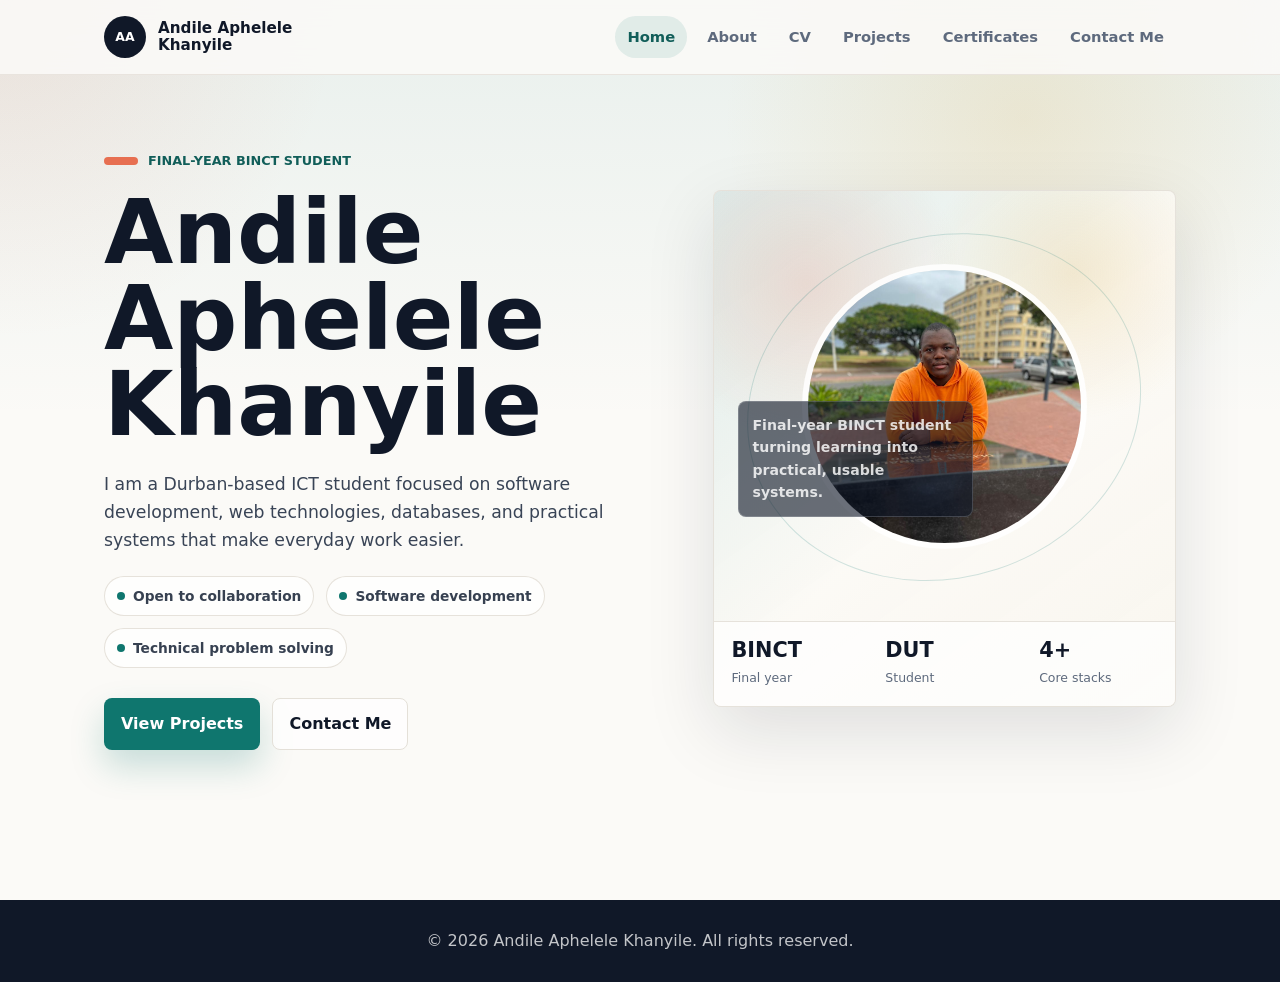
<file: index.html>
<!DOCTYPE html>
<html lang="en">
<head>
  <meta charset="UTF-8" />
  <meta name="viewport" content="width=device-width, initial-scale=1.0" />
  <meta name="description" content="Portfolio of Andile Aphelele Khanyile, a final-year BINCT student focused on software development, web technologies, databases, and practical digital solutions." />
  <title>Andile Aphelele Khanyile | Portfolio</title>
  <link rel="stylesheet" href="styles.css" />
</head>
<body>
  <header class="site-header">
    <div class="nav-wrap">
      <a class="brand" href="index.html" aria-label="Andile Aphelele Khanyile portfolio home">
        <span class="brand-mark">AA</span>
        <span>Andile Aphelele Khanyile</span>
      </a>
      <nav aria-label="Primary navigation">
        <a class="active" href="index.html">Home</a>
        <a href="about.html">About</a>
        <a href="cv.html">CV</a>
        <a href="projects.html">Projects</a>
        <a href="certificates.html">Certificates</a>
        <a href="contact.html">Contact Me</a>
      </nav>
    </div>
  </header>

  <main>
    <section class="hero" aria-labelledby="intro-title">
      <div class="hero-grid">
        <div>
          <p class="eyebrow">Final-Year BINCT Student</p>
          <h1 id="intro-title">Andile Aphelele Khanyile</h1>
          <p class="hero-copy">
            I am a Durban-based ICT student focused on software development, web technologies,
            databases, and practical systems that make everyday work easier.
          </p>
          <div class="signal-row" aria-label="Professional highlights">
            <span class="signal">Open to collaboration</span>
            <span class="signal">Software development</span>
            <span class="signal">Technical problem solving</span>
          </div>
          <div class="hero-actions">
            <a class="button primary" href="projects.html">View Projects</a>
            <a class="button secondary" href="contact.html">Contact Me</a>
          </div>
        </div>

        <aside class="hero-card" aria-label="Portfolio highlights">
          <div class="portrait" aria-hidden="true">
            <div class="portrait-ring">
              <img src="assets/profile.jpg" alt="" />
            </div>
            <p class="hero-note">Final-year BINCT student turning learning into practical, usable systems.</p>
          </div>
          <div class="hero-stats">
            <div>
              <strong>BINCT</strong>
              <span>Final year</span>
            </div>
            <div>
              <strong>DUT</strong>
              <span>Student</span>
            </div>
            <div>
              <strong>4+</strong>
              <span>Core stacks</span>
            </div>
          </div>
        </aside>
      </div>
    </section>
  </main>

  <footer>
    <p>&copy; 2026 Andile Aphelele Khanyile. All rights reserved.</p>
  </footer>
</body>
</html>
</file>
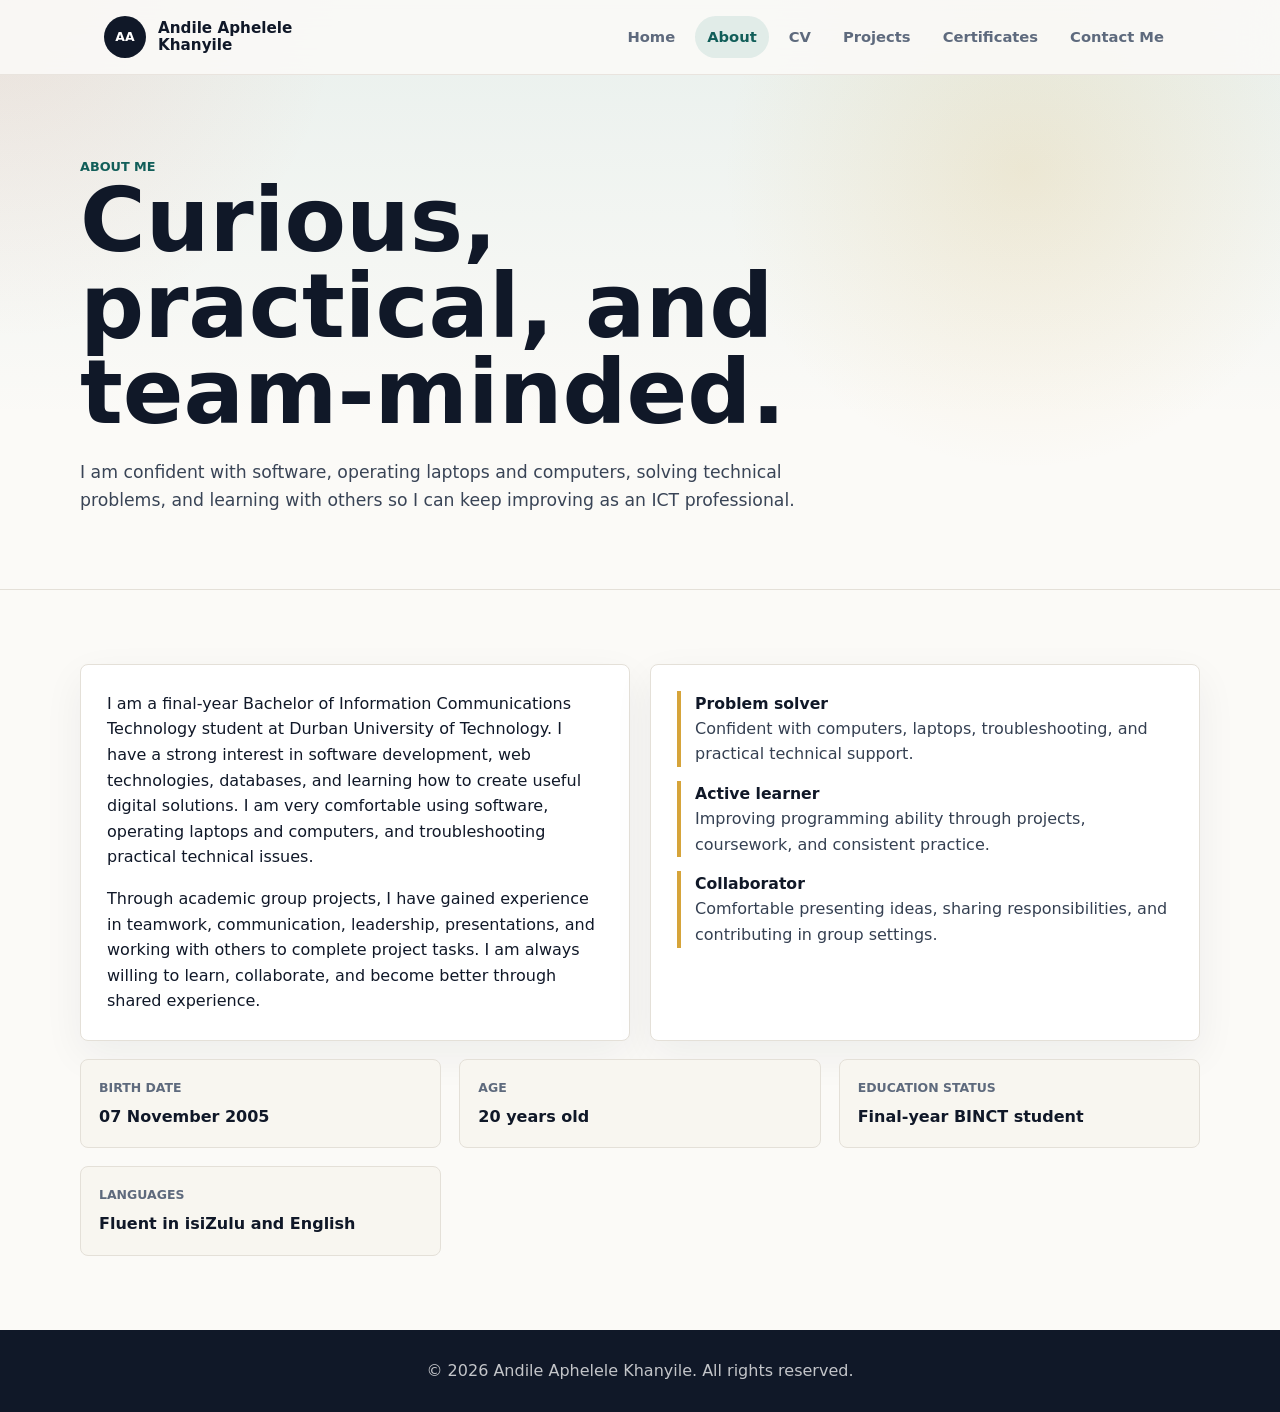
<file: about.html>
<!DOCTYPE html>
<html lang="en">
<head>
  <meta charset="UTF-8" />
  <meta name="viewport" content="width=device-width, initial-scale=1.0" />
  <meta name="description" content="About Andile Aphelele Khanyile, final-year BINCT student at Durban University of Technology." />
  <title>About | Andile Aphelele Khanyile</title>
  <link rel="stylesheet" href="styles.css" />
</head>
<body>
  <header class="site-header">
    <div class="nav-wrap">
      <a class="brand" href="index.html" aria-label="Andile Aphelele Khanyile portfolio home">
        <span class="brand-mark">AA</span>
        <span>Andile Aphelele Khanyile</span>
      </a>
      <nav aria-label="Primary navigation">
        <a href="index.html">Home</a>
        <a class="active" href="about.html">About</a>
        <a href="cv.html">CV</a>
        <a href="projects.html">Projects</a>
        <a href="certificates.html">Certificates</a>
        <a href="contact.html">Contact Me</a>
      </nav>
    </div>
  </header>

  <main>
    <section class="page-hero">
      <div class="section-inner">
        <p class="section-kicker">About Me</p>
        <h1>Curious, practical, and team-minded.</h1>
        <p class="hero-copy">
          I am confident with software, operating laptops and computers, solving technical problems,
          and learning with others so I can keep improving as an ICT professional.
        </p>
      </div>
    </section>

    <section class="section">
      <div class="section-inner">
        <div class="about-grid">
          <div class="panel">
            <p>
              I am a final-year Bachelor of Information Communications Technology student at Durban University of Technology.
              I have a strong interest in software development, web technologies, databases, and learning how to create useful digital solutions.
              I am very comfortable using software, operating laptops and computers, and troubleshooting practical technical issues.
            </p>
            <p>
              Through academic group projects, I have gained experience in teamwork, communication, leadership, presentations,
              and working with others to complete project tasks. I am always willing to learn, collaborate, and become better through shared experience.
            </p>
          </div>

          <div class="panel">
            <ul class="quick-list">
              <li><strong>Problem solver</strong> Confident with computers, laptops, troubleshooting, and practical technical support.</li>
              <li><strong>Active learner</strong> Improving programming ability through projects, coursework, and consistent practice.</li>
              <li><strong>Collaborator</strong> Comfortable presenting ideas, sharing responsibilities, and contributing in group settings.</li>
            </ul>
          </div>
        </div>

        <div class="profile-grid" aria-label="Personal and education details">
          <div class="profile-item">
            <span>Birth date</span>
            <strong>07 November 2005</strong>
          </div>
          <div class="profile-item">
            <span>Age</span>
            <strong>20 years old</strong>
          </div>
          <div class="profile-item">
            <span>Education status</span>
            <strong>Final-year BINCT student</strong>
          </div>
          <div class="profile-item">
            <span>Languages</span>
            <strong>Fluent in isiZulu and English</strong>
          </div>
        </div>
      </div>
    </section>
  </main>

  <footer>
    <p>&copy; 2026 Andile Aphelele Khanyile. All rights reserved.</p>
  </footer>
</body>
</html>
</file>
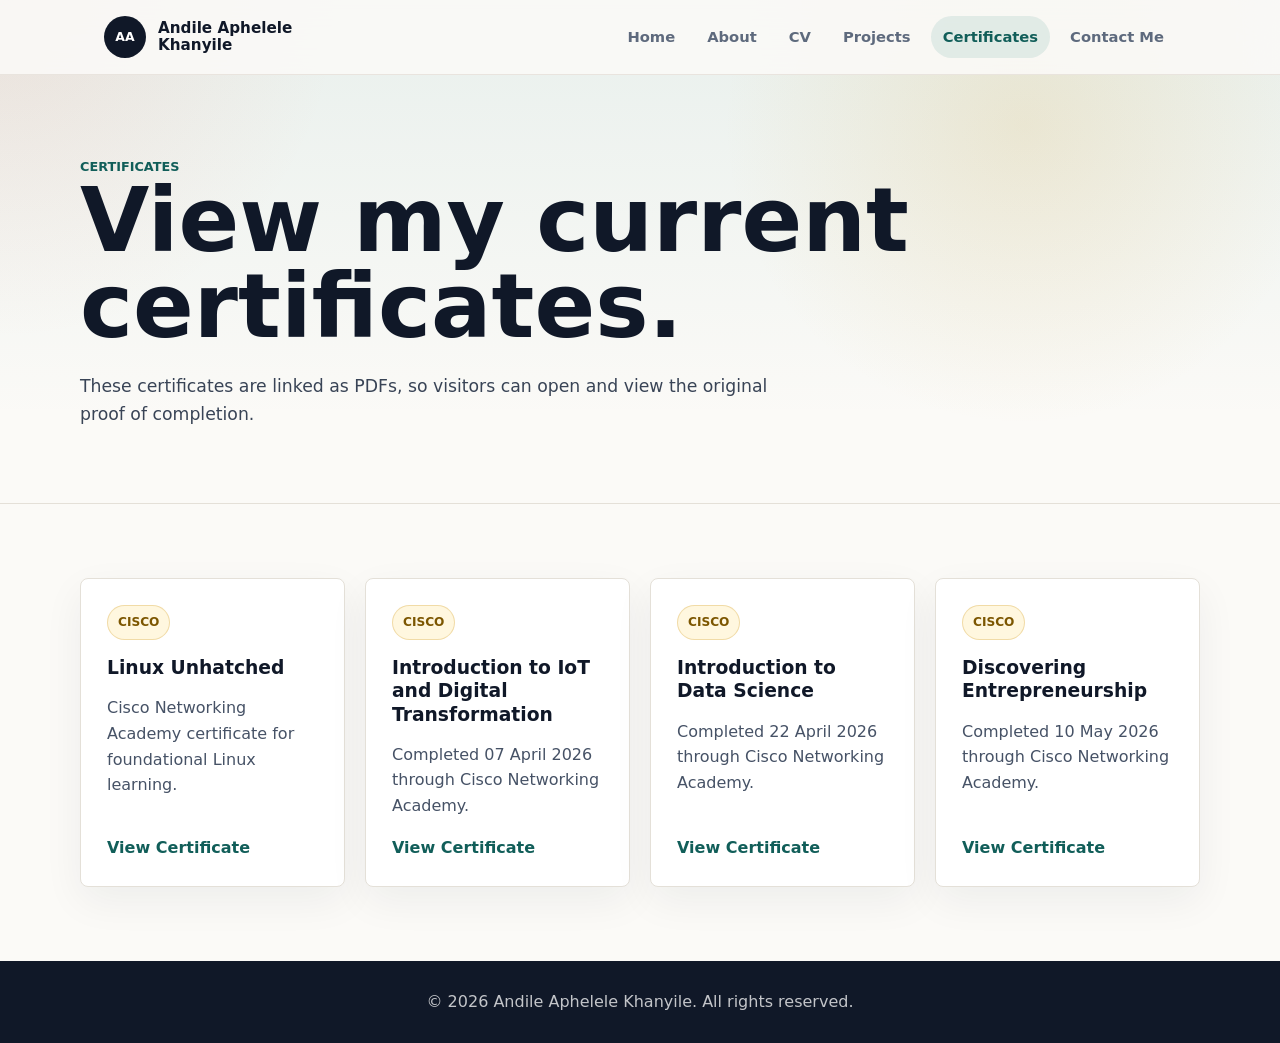
<file: certificates.html>
<!DOCTYPE html>
<html lang="en">
<head>
  <meta charset="UTF-8" />
  <meta name="viewport" content="width=device-width, initial-scale=1.0" />
  <meta name="description" content="Certificates earned by Andile Aphelele Khanyile." />
  <title>Certificates | Andile Aphelele Khanyile</title>
  <link rel="stylesheet" href="styles.css" />
</head>
<body>
  <header class="site-header">
    <div class="nav-wrap">
      <a class="brand" href="index.html" aria-label="Andile Aphelele Khanyile portfolio home">
        <span class="brand-mark">AA</span>
        <span>Andile Aphelele Khanyile</span>
      </a>
      <nav aria-label="Primary navigation">
        <a href="index.html">Home</a>
        <a href="about.html">About</a>
        <a href="cv.html">CV</a>
        <a href="projects.html">Projects</a>
        <a class="active" href="certificates.html">Certificates</a>
        <a href="contact.html">Contact Me</a>
      </nav>
    </div>
  </header>

  <main>
    <section class="page-hero">
      <div class="section-inner">
        <p class="section-kicker">Certificates</p>
        <h1>View my current certificates.</h1>
        <p class="hero-copy">
          These certificates are linked as PDFs, so visitors can open and view the original proof of completion.
        </p>
      </div>
    </section>

    <section class="section">
      <div class="section-inner">
        <div class="cert-grid">
          <!-- To add another certificate: copy its PDF into certificates/ and duplicate one cert-card below. -->
          <article class="cert-card">
            <span class="cert-badge">Cisco</span>
            <h3>Linux Unhatched</h3>
            <p>Cisco Networking Academy certificate for foundational Linux learning.</p>
            <a class="text-link" href="certificates/linux-unhatched.pdf" target="_blank" rel="noopener">View Certificate</a>
          </article>

          <article class="cert-card">
            <span class="cert-badge">Cisco</span>
            <h3>Introduction to IoT and Digital Transformation</h3>
            <p>Completed 07 April 2026 through Cisco Networking Academy.</p>
            <a class="text-link" href="certificates/intro-iot-digital-transformation.pdf" target="_blank" rel="noopener">View Certificate</a>
          </article>

          <article class="cert-card">
            <span class="cert-badge">Cisco</span>
            <h3>Introduction to Data Science</h3>
            <p>Completed 22 April 2026 through Cisco Networking Academy.</p>
            <a class="text-link" href="certificates/intro-data-science.pdf" target="_blank" rel="noopener">View Certificate</a>
          </article>

          <article class="cert-card">
            <span class="cert-badge">Cisco</span>
            <h3>Discovering Entrepreneurship</h3>
            <p>Completed 10 May 2026 through Cisco Networking Academy.</p>
            <a class="text-link" href="certificates/discovering-entrepreneurship.pdf" target="_blank" rel="noopener">View Certificate</a>
          </article>
        </div>
      </div>
    </section>
  </main>

  <footer>
    <p>&copy; 2026 Andile Aphelele Khanyile. All rights reserved.</p>
  </footer>
</body>
</html>
</file>
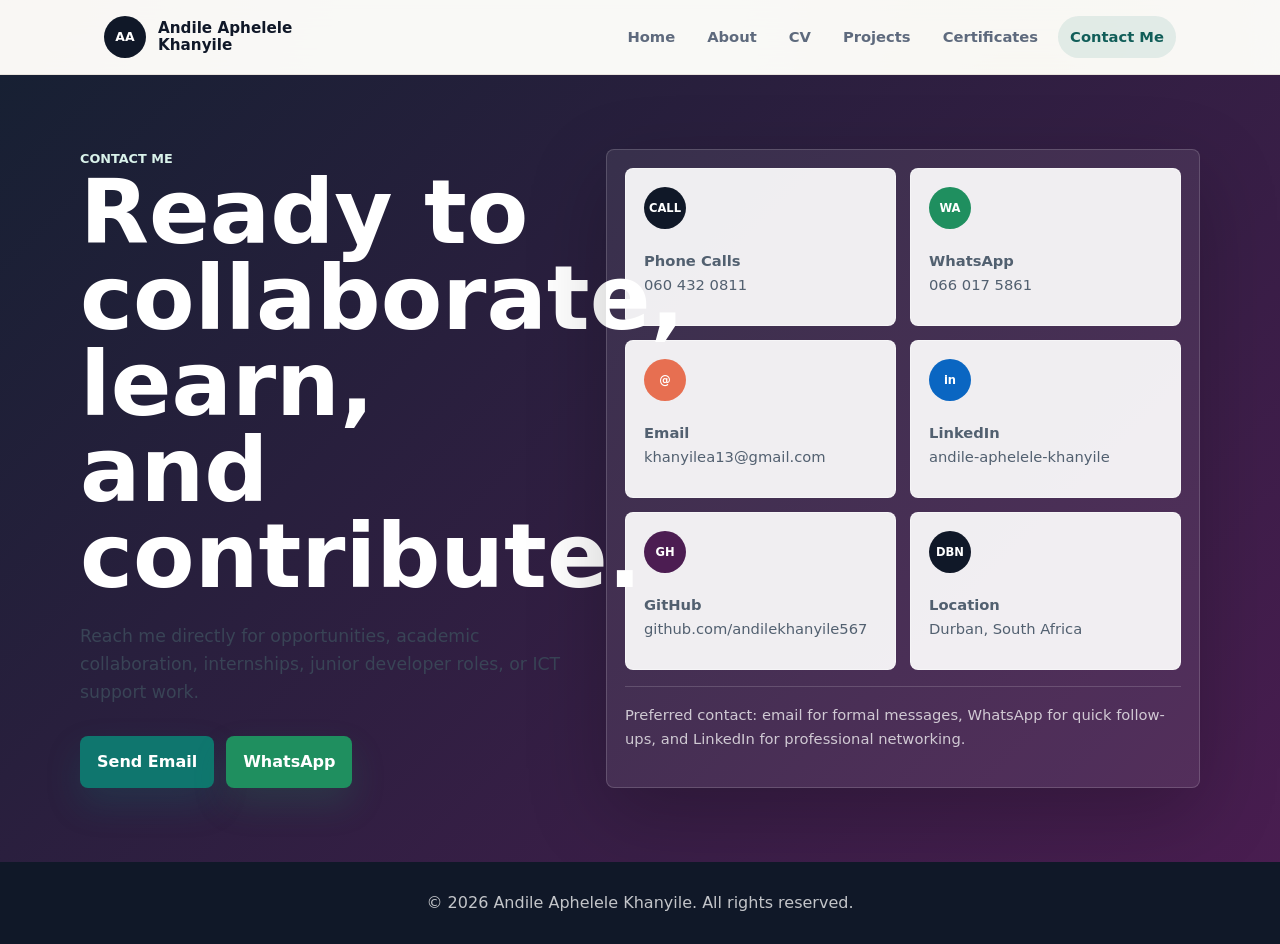
<file: contact.html>
<!DOCTYPE html>
<html lang="en">
<head>
  <meta charset="UTF-8" />
  <meta name="viewport" content="width=device-width, initial-scale=1.0" />
  <meta name="description" content="Contact details for Andile Aphelele Khanyile." />
  <title>Contact | Andile Aphelele Khanyile</title>
  <link rel="stylesheet" href="styles.css" />
</head>
<body>
  <header class="site-header">
    <div class="nav-wrap">
      <a class="brand" href="index.html" aria-label="Andile Aphelele Khanyile portfolio home">
        <span class="brand-mark">AA</span>
        <span>Andile Aphelele Khanyile</span>
      </a>
      <nav aria-label="Primary navigation">
        <a href="index.html">Home</a>
        <a href="about.html">About</a>
        <a href="cv.html">CV</a>
        <a href="projects.html">Projects</a>
        <a href="certificates.html">Certificates</a>
        <a class="active" href="contact.html">Contact Me</a>
      </nav>
    </div>
  </header>

  <main>
    <section class="section contact-section">
      <div class="section-inner">
        <div class="contact-page">
          <div>
            <p class="section-kicker">Contact Me</p>
            <h1>Ready to collaborate, learn, and contribute.</h1>
            <p class="hero-copy">
              Reach me directly for opportunities, academic collaboration, internships, junior developer roles,
              or ICT support work.
            </p>
            <div class="hero-actions">
              <a class="button primary" href="mailto:khanyilea13@gmail.com">Send Email</a>
              <a class="button whatsapp" href="https://wa.me/27660175861" target="_blank" rel="noopener">WhatsApp</a>
            </div>
          </div>

          <div class="contact-panel" aria-label="Contact methods">
            <div class="contact-methods">
              <a class="contact-method" href="tel:+27604320811">
                <span class="method-icon">CALL</span>
                <span>
                  <strong>Phone Calls</strong>
                  <span>060 432 0811</span>
                </span>
              </a>

              <a class="contact-method" href="https://wa.me/27660175861" target="_blank" rel="noopener">
                <span class="method-icon">WA</span>
                <span>
                  <strong>WhatsApp</strong>
                  <span>066 017 5861</span>
                </span>
              </a>

              <a class="contact-method" href="mailto:khanyilea13@gmail.com">
                <span class="method-icon">@</span>
                <span>
                  <strong>Email</strong>
                  <span>khanyilea13@gmail.com</span>
                </span>
              </a>

              <a class="contact-method" href="https://www.linkedin.com/in/andile-aphelele-khanyile-5365743b8/?skipRedirect=true" target="_blank" rel="noopener">
                <span class="method-icon">in</span>
                <span>
                  <strong>LinkedIn</strong>
                  <span>andile-aphelele-khanyile</span>
                </span>
              </a>

              <a class="contact-method" href="https://github.com/andilekhanyile567" target="_blank" rel="noopener">
                <span class="method-icon">GH</span>
                <span>
                  <strong>GitHub</strong>
                  <span>github.com/andilekhanyile567</span>
                </span>
              </a>

              <div class="contact-method" aria-label="Location">
                <span class="method-icon">DBN</span>
                <span>
                  <strong>Location</strong>
                  <span>Durban, South Africa</span>
                </span>
              </div>
            </div>
            <p class="contact-note">
              Preferred contact: email for formal messages, WhatsApp for quick follow-ups, and LinkedIn for professional networking.
            </p>
          </div>
        </div>
      </div>
    </section>
  </main>

  <footer>
    <p>&copy; 2026 Andile Aphelele Khanyile. All rights reserved.</p>
  </footer>
</body>
</html>
</file>
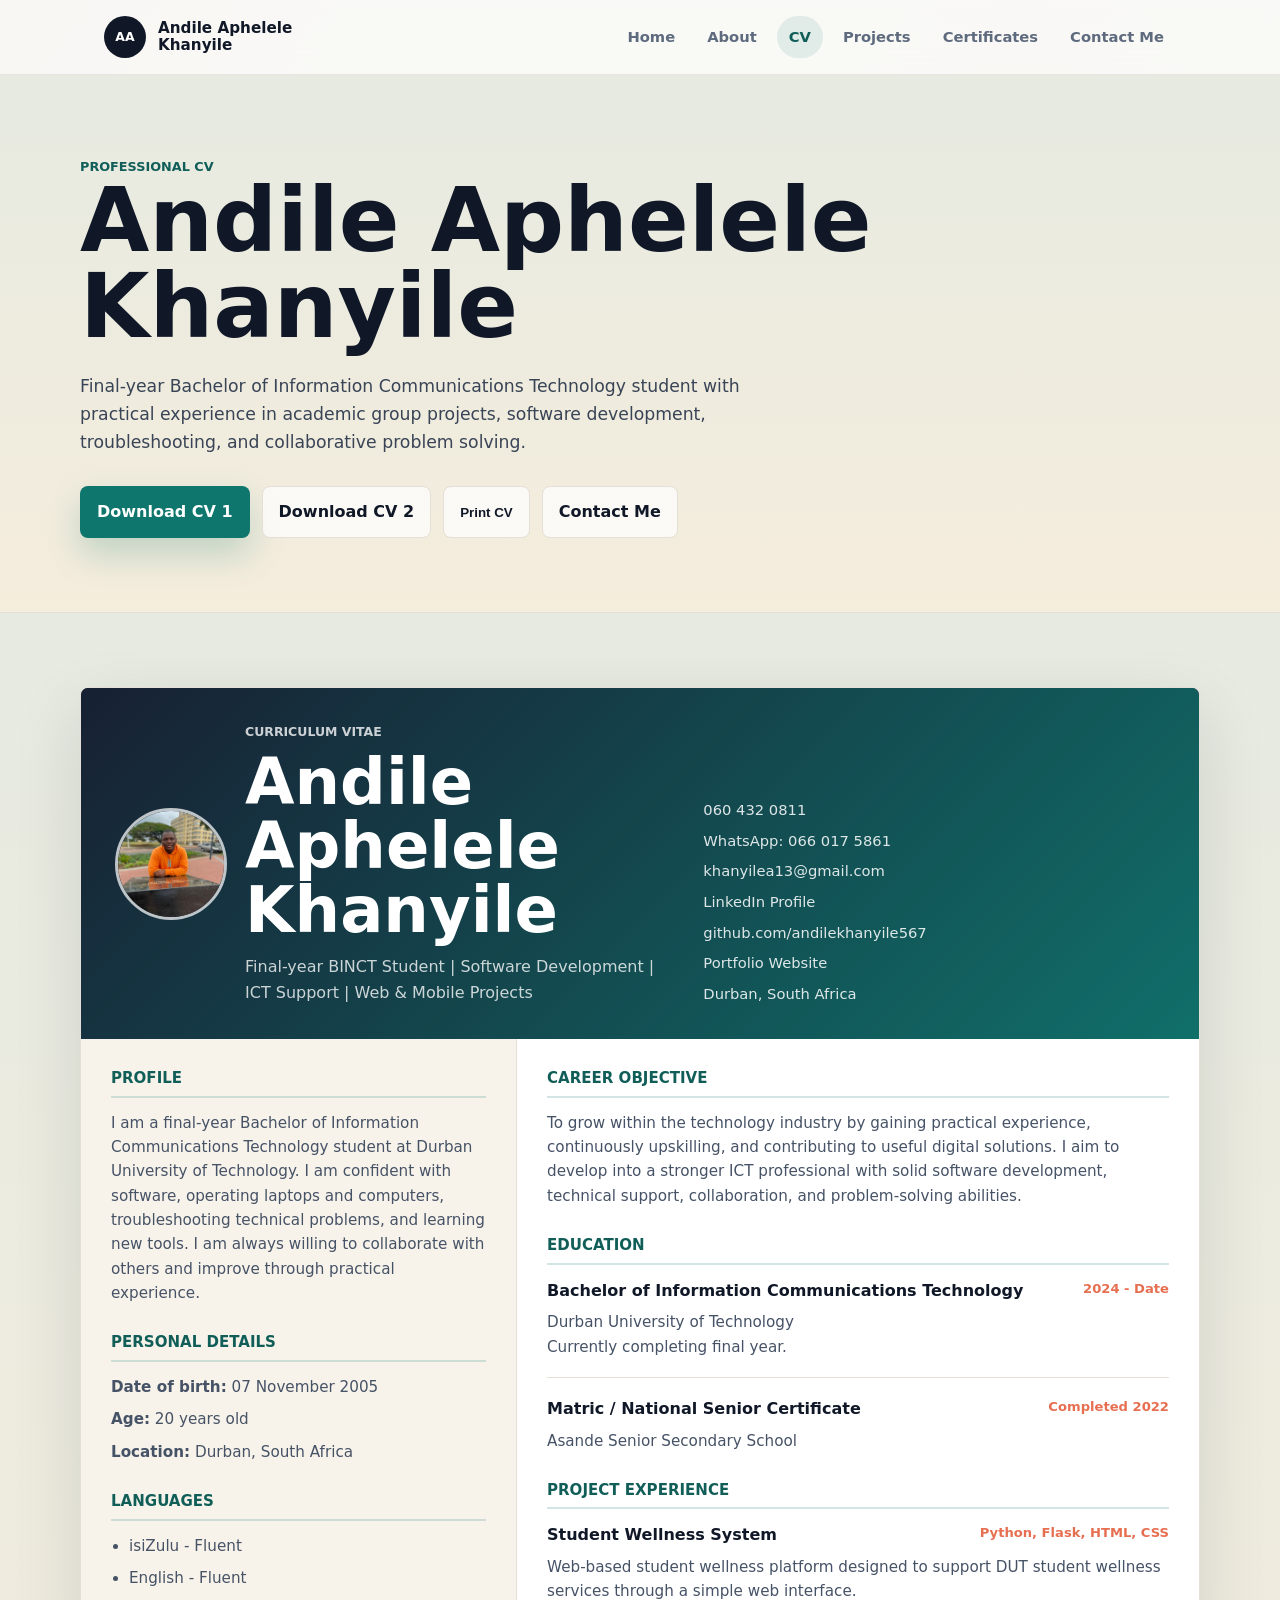
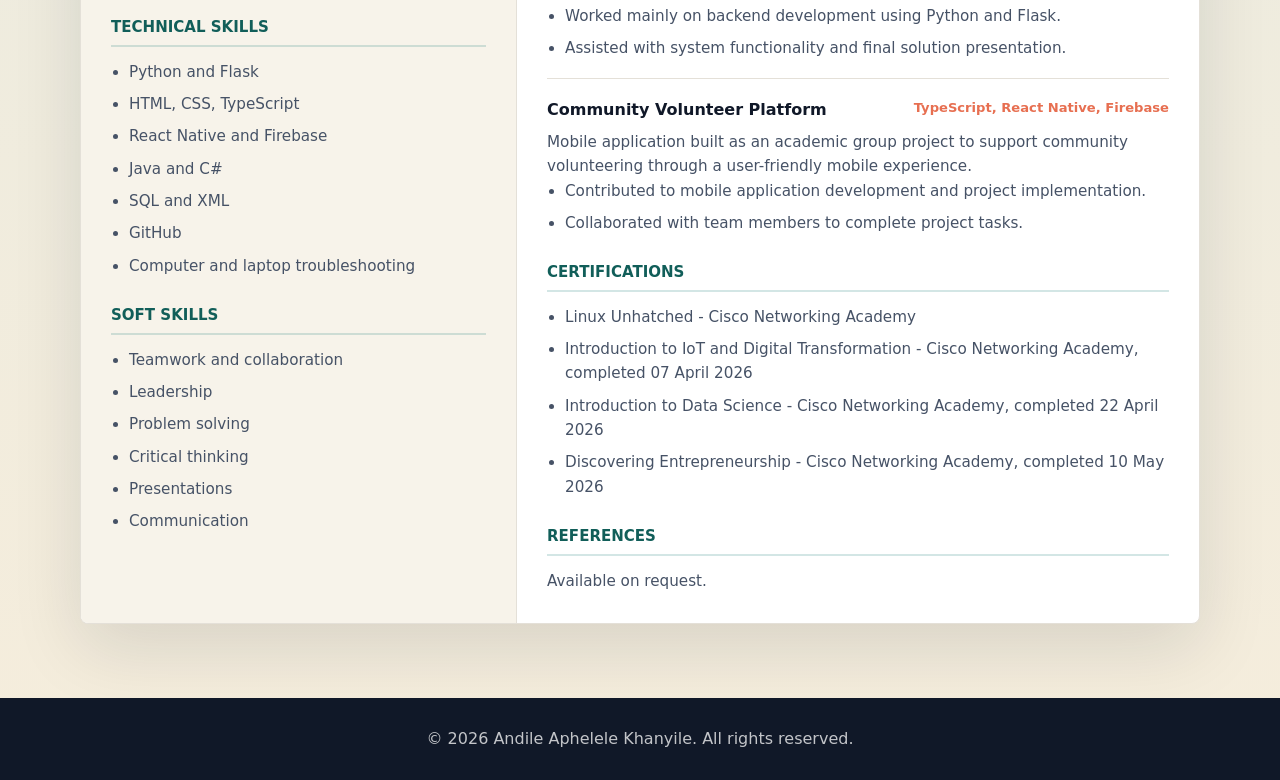
<file: cv.html>
<!DOCTYPE html>
<html lang="en">
<head>
  <meta charset="UTF-8" />
  <meta name="viewport" content="width=device-width, initial-scale=1.0" />
  <meta name="description" content="Professional CV for Andile Aphelele Khanyile." />
  <title>CV | Andile Aphelele Khanyile</title>
  <link rel="stylesheet" href="styles.css" />
</head>
<body>
  <header class="site-header">
    <div class="nav-wrap">
      <a class="brand" href="index.html" aria-label="Andile Aphelele Khanyile portfolio home">
        <span class="brand-mark">AA</span>
        <span>Andile Aphelele Khanyile</span>
      </a>
      <nav aria-label="Primary navigation">
        <a href="index.html">Home</a>
        <a href="about.html">About</a>
        <a class="active" href="cv.html">CV</a>
        <a href="projects.html">Projects</a>
        <a href="certificates.html">Certificates</a>
        <a href="contact.html">Contact Me</a>
      </nav>
    </div>
  </header>

  <main>
    <section class="page-hero cv-section no-print">
      <div class="section-inner">
        <p class="section-kicker">Professional CV</p>
        <h1>Andile Aphelele Khanyile</h1>
        <p class="hero-copy">
          Final-year Bachelor of Information Communications Technology student with practical experience
          in academic group projects, software development, troubleshooting, and collaborative problem solving.
        </p>
        <div class="hero-actions">
          <a class="button primary" href="andile-khanyile-cv-one.pdf" download>Download CV 1</a>
          <a class="button secondary" href="andile-khanyile-cv-two.pdf" download>Download CV 2</a>
          <button class="button secondary" type="button" onclick="window.print()">Print CV</button>
          <a class="button secondary" href="contact.html">Contact Me</a>
        </div>
      </div>
    </section>

    <section class="section cv-section">
      <div class="section-inner">
        <article class="resume" aria-label="Professional CV">
          <header class="resume-header">
            <div class="resume-title-row">
              <img class="resume-photo" src="assets/profile.jpg" alt="Andile Aphelele Khanyile" />
              <div>
                <p class="resume-label">Curriculum Vitae</p>
                <h2>Andile Aphelele Khanyile</h2>
                <p>Final-year BINCT Student | Software Development | ICT Support | Web & Mobile Projects</p>
              </div>
            </div>
            <div class="resume-contact">
              <a href="tel:+27604320811">060 432 0811</a>
              <a href="https://wa.me/27660175861" target="_blank" rel="noopener">WhatsApp: 066 017 5861</a>
              <a href="mailto:khanyilea13@gmail.com">khanyilea13@gmail.com</a>
              <a href="https://www.linkedin.com/in/andile-aphelele-khanyile-5365743b8/?skipRedirect=true" target="_blank" rel="noopener">LinkedIn Profile</a>
              <a href="https://github.com/andilekhanyile567" target="_blank" rel="noopener">github.com/andilekhanyile567</a>
              <a href="https://andilekhanyile567.github.io/MYPORTFOLIO/" target="_blank" rel="noopener">Portfolio Website</a>
              <span>Durban, South Africa</span>
            </div>
          </header>

          <div class="resume-grid">
            <aside class="resume-sidebar">
              <section class="resume-block">
                <h3>Profile</h3>
                <p>
                  I am a final-year Bachelor of Information Communications Technology student at Durban University of Technology.
                  I am confident with software, operating laptops and computers, troubleshooting technical problems, and learning new tools.
                  I am always willing to collaborate with others and improve through practical experience.
                </p>
              </section>

              <section class="resume-block">
                <h3>Personal Details</h3>
                <ul class="resume-list compact">
                  <li><strong>Date of birth:</strong> 07 November 2005</li>
                  <li><strong>Age:</strong> 20 years old</li>
                  <li><strong>Location:</strong> Durban, South Africa</li>
                </ul>
              </section>

              <section class="resume-block">
                <h3>Languages</h3>
                <ul class="resume-list">
                  <li>isiZulu - Fluent</li>
                  <li>English - Fluent</li>
                </ul>
              </section>

              <section class="resume-block">
                <h3>Technical Skills</h3>
                <ul class="resume-list">
                  <li>Python and Flask</li>
                  <li>HTML, CSS, TypeScript</li>
                  <li>React Native and Firebase</li>
                  <li>Java and C#</li>
                  <li>SQL and XML</li>
                  <li>GitHub</li>
                  <li>Computer and laptop troubleshooting</li>
                </ul>
              </section>

              <section class="resume-block">
                <h3>Soft Skills</h3>
                <ul class="resume-list">
                  <li>Teamwork and collaboration</li>
                  <li>Leadership</li>
                  <li>Problem solving</li>
                  <li>Critical thinking</li>
                  <li>Presentations</li>
                  <li>Communication</li>
                </ul>
              </section>
            </aside>

            <div class="resume-main">
              <section class="resume-block">
                <h3>Career Objective</h3>
                <p>
                  To grow within the technology industry by gaining practical experience, continuously upskilling,
                  and contributing to useful digital solutions. I aim to develop into a stronger ICT professional
                  with solid software development, technical support, collaboration, and problem-solving abilities.
                </p>
              </section>

              <section class="resume-block">
                <h3>Education</h3>
                <div class="resume-item">
                  <div class="resume-item-head">
                    <strong>Bachelor of Information Communications Technology</strong>
                    <span>2024 - Date</span>
                  </div>
                  <p>Durban University of Technology</p>
                  <p>Currently completing final year.</p>
                </div>

                <div class="resume-item">
                  <div class="resume-item-head">
                    <strong>Matric / National Senior Certificate</strong>
                    <span>Completed 2022</span>
                  </div>
                  <p>Asande Senior Secondary School</p>
                </div>
              </section>

              <section class="resume-block">
                <h3>Project Experience</h3>
                <div class="resume-item">
                  <div class="resume-item-head">
                    <strong>Student Wellness System</strong>
                    <span>Python, Flask, HTML, CSS</span>
                  </div>
                  <p>
                    Web-based student wellness platform designed to support DUT student wellness services through a simple web interface.
                  </p>
                  <ul class="resume-list">
                    <li>Worked mainly on backend development using Python and Flask.</li>
                    <li>Assisted with system functionality and final solution presentation.</li>
                  </ul>
                </div>

                <div class="resume-item">
                  <div class="resume-item-head">
                    <strong>Community Volunteer Platform</strong>
                    <span>TypeScript, React Native, Firebase</span>
                  </div>
                  <p>
                    Mobile application built as an academic group project to support community volunteering through a user-friendly mobile experience.
                  </p>
                  <ul class="resume-list">
                    <li>Contributed to mobile application development and project implementation.</li>
                    <li>Collaborated with team members to complete project tasks.</li>
                  </ul>
                </div>
              </section>

              <section class="resume-block">
                <h3>Certifications</h3>
                <ul class="resume-list">
                  <li>Linux Unhatched - Cisco Networking Academy</li>
                  <li>Introduction to IoT and Digital Transformation - Cisco Networking Academy, completed 07 April 2026</li>
                  <li>Introduction to Data Science - Cisco Networking Academy, completed 22 April 2026</li>
                  <li>Discovering Entrepreneurship - Cisco Networking Academy, completed 10 May 2026</li>
                </ul>
              </section>

              <section class="resume-block">
                <h3>References</h3>
                <p>Available on request.</p>
              </section>
            </div>
          </div>
        </article>
      </div>
    </section>
  </main>

  <footer class="no-print">
    <p>&copy; 2026 Andile Aphelele Khanyile. All rights reserved.</p>
  </footer>
</body>
</html>
</file>
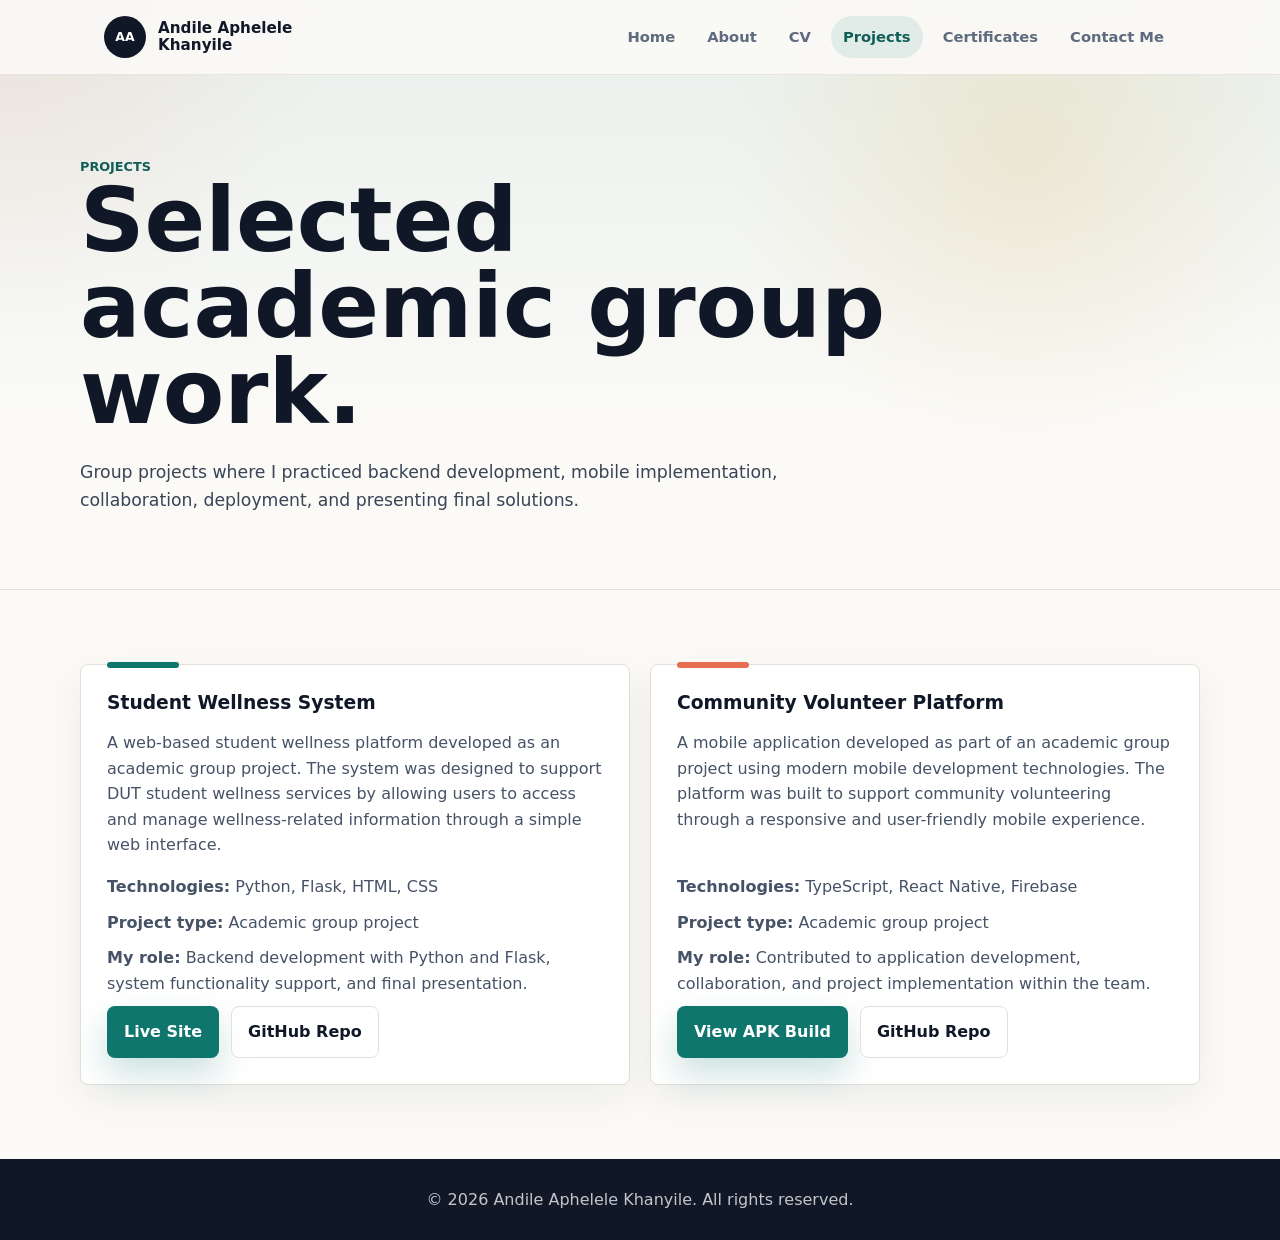
<file: projects.html>
<!DOCTYPE html>
<html lang="en">
<head>
  <meta charset="UTF-8" />
  <meta name="viewport" content="width=device-width, initial-scale=1.0" />
  <meta name="description" content="Academic group projects by Andile Aphelele Khanyile." />
  <title>Projects | Andile Aphelele Khanyile</title>
  <link rel="stylesheet" href="styles.css" />
</head>
<body>
  <header class="site-header">
    <div class="nav-wrap">
      <a class="brand" href="index.html" aria-label="Andile Aphelele Khanyile portfolio home">
        <span class="brand-mark">AA</span>
        <span>Andile Aphelele Khanyile</span>
      </a>
      <nav aria-label="Primary navigation">
        <a href="index.html">Home</a>
        <a href="about.html">About</a>
        <a href="cv.html">CV</a>
        <a class="active" href="projects.html">Projects</a>
        <a href="certificates.html">Certificates</a>
        <a href="contact.html">Contact Me</a>
      </nav>
    </div>
  </header>

  <main>
    <section class="page-hero">
      <div class="section-inner">
        <p class="section-kicker">Projects</p>
        <h1>Selected academic group work.</h1>
        <p class="hero-copy">
          Group projects where I practiced backend development, mobile implementation, collaboration,
          deployment, and presenting final solutions.
        </p>
      </div>
    </section>

    <section class="section">
      <div class="section-inner">
        <div class="projects-grid">
          <article class="project">
            <h3>Student Wellness System</h3>
            <p>
              A web-based student wellness platform developed as an academic group project. The system was designed
              to support DUT student wellness services by allowing users to access and manage wellness-related information
              through a simple web interface.
            </p>
            <div class="project-meta">
              <p><strong>Technologies:</strong> Python, Flask, HTML, CSS</p>
              <p><strong>Project type:</strong> Academic group project</p>
              <p><strong>My role:</strong> Backend development with Python and Flask, system functionality support, and final presentation.</p>
              <div class="project-actions">
                <a class="button primary" href="https://pbdvgroup16-2.onrender.com" target="_blank" rel="noopener">Live Site</a>
                <a class="button secondary" href="https://github.com/andilekhanyile567/Student_Wellness" target="_blank" rel="noopener">GitHub Repo</a>
              </div>
            </div>
          </article>

          <article class="project">
            <h3>Community Volunteer Platform</h3>
            <p>
              A mobile application developed as part of an academic group project using modern mobile development technologies.
              The platform was built to support community volunteering through a responsive and user-friendly mobile experience.
            </p>
            <div class="project-meta">
              <p><strong>Technologies:</strong> TypeScript, React Native, Firebase</p>
              <p><strong>Project type:</strong> Academic group project</p>
              <p><strong>My role:</strong> Contributed to application development, collaboration, and project implementation within the team.</p>
              <div class="project-actions">
                <a class="button primary" href="https://expo.dev/accounts/khanyilea13/projects/CommunityVolunteerPlatform/builds/ee03e3cf-3f5b-4e88-8ca1-65d3237b7dfe" target="_blank" rel="noopener">View APK Build</a>
                <a class="button secondary" href="https://github.com/andilekhanyile567/CommunityVolunteerPlatform" target="_blank" rel="noopener">GitHub Repo</a>
              </div>
            </div>
          </article>
        </div>
      </div>
    </section>
  </main>

  <footer>
    <p>&copy; 2026 Andile Aphelele Khanyile. All rights reserved.</p>
  </footer>
</body>
</html>
</file>
<file: styles.css>
:root {
  --ink: #101828;
  --muted: #5e6a7d;
  --paper: #fbfaf7;
  --surface: #ffffff;
  --line: #e4e0d8;
  --teal: #0f766e;
  --teal-dark: #115e59;
  --mint: #d9f2ea;
  --coral: #e76f51;
  --gold: #d6a43a;
  --plum: #4c1d52;
  --navy: #172033;
  --shadow: 0 24px 70px rgba(18, 26, 43, 0.12);
  --radius: 8px;
}

* {
  box-sizing: border-box;
  margin: 0;
  padding: 0;
}

html {
  scroll-behavior: smooth;
}

body {
  background:
    radial-gradient(circle at top left, rgba(231, 111, 81, 0.12), transparent 340px),
    radial-gradient(circle at 80% 12%, rgba(214, 164, 58, 0.16), transparent 300px),
    linear-gradient(180deg, rgba(15, 118, 110, 0.08), transparent 420px),
    var(--paper);
  color: var(--ink);
  font-family: Inter, ui-sans-serif, system-ui, -apple-system, BlinkMacSystemFont, "Segoe UI", sans-serif;
  line-height: 1.6;
}

a {
  color: inherit;
}

.site-header {
  background: rgba(251, 250, 247, 0.88);
  backdrop-filter: blur(18px);
  border-bottom: 1px solid rgba(228, 224, 216, 0.82);
  position: sticky;
  top: 0;
  z-index: 10;
}

.nav-wrap {
  align-items: center;
  display: flex;
  gap: 22px;
  justify-content: space-between;
  margin: 0 auto;
  max-width: 1120px;
  padding: 16px 24px;
}

.brand {
  align-items: center;
  display: flex;
  gap: 12px;
  text-decoration: none;
}

.brand-mark {
  align-items: center;
  background: var(--ink);
  border-radius: 50%;
  color: white;
  display: grid;
  font-size: 0.78rem;
  font-weight: 800;
  height: 42px;
  letter-spacing: 0;
  place-items: center;
  width: 42px;
}

.brand span:last-child {
  font-size: 0.95rem;
  font-weight: 800;
  line-height: 1.1;
  max-width: 150px;
}

nav {
  align-items: center;
  display: flex;
  flex-wrap: wrap;
  gap: 8px;
  justify-content: flex-end;
}

nav a {
  border-radius: 999px;
  color: var(--muted);
  font-size: 0.92rem;
  font-weight: 700;
  padding: 9px 12px;
  text-decoration: none;
  transition: background 180ms ease, color 180ms ease;
}

nav a:hover,
nav a:focus-visible,
nav a.active {
  background: rgba(15, 118, 110, 0.1);
  color: var(--teal-dark);
  outline: none;
}

main {
  overflow: hidden;
}

.hero {
  margin: 0 auto;
  max-width: 1120px;
  min-height: calc(100vh - 75px);
  padding: 72px 24px 54px;
}

.hero-grid {
  align-items: center;
  display: grid;
  gap: 42px;
  grid-template-columns: minmax(0, 1.1fr) minmax(310px, 0.9fr);
}

.eyebrow,
.section-kicker {
  color: var(--teal-dark);
  font-size: 0.8rem;
  font-weight: 900;
  text-transform: uppercase;
}

.eyebrow {
  align-items: center;
  display: inline-flex;
  gap: 10px;
  margin-bottom: 18px;
}

.eyebrow::before {
  background: var(--coral);
  border-radius: 999px;
  content: "";
  height: 8px;
  width: 34px;
}

h1 {
  font-size: clamp(2.75rem, 7vw, 5.7rem);
  letter-spacing: 0;
  line-height: 0.96;
  max-width: 850px;
}

h2 {
  font-size: clamp(1.85rem, 4vw, 3rem);
  letter-spacing: 0;
  line-height: 1;
  margin-top: 8px;
}

h3 {
  line-height: 1.24;
}

.hero-copy,
.lead {
  color: #394456;
  font-size: 1.08rem;
  max-width: 720px;
}

.hero-copy {
  margin-top: 24px;
}

.signal-row,
.hero-actions,
.project-actions,
.cv-actions {
  display: flex;
  flex-wrap: wrap;
  gap: 12px;
}

.signal-row {
  margin-top: 22px;
}

.signal {
  align-items: center;
  background: rgba(255, 255, 255, 0.72);
  border: 1px solid rgba(228, 224, 216, 0.92);
  border-radius: 999px;
  color: #374151;
  display: inline-flex;
  font-size: 0.86rem;
  font-weight: 800;
  gap: 8px;
  padding: 8px 12px;
}

.signal::before {
  background: var(--teal);
  border-radius: 50%;
  content: "";
  height: 8px;
  width: 8px;
}

.hero-actions {
  margin-top: 30px;
}

.button {
  align-items: center;
  border: 1px solid transparent;
  border-radius: var(--radius);
  display: inline-flex;
  font-weight: 800;
  gap: 10px;
  justify-content: center;
  min-height: 48px;
  padding: 12px 16px;
  text-decoration: none;
  transition: transform 180ms ease, box-shadow 180ms ease, background 180ms ease;
}

.button.primary {
  background: var(--teal);
  box-shadow: 0 16px 34px rgba(15, 118, 110, 0.22);
  color: white;
}

.button.secondary {
  background: rgba(255, 255, 255, 0.72);
  border-color: var(--line);
  color: var(--ink);
}

.button.whatsapp {
  background: #1f8f5f;
  box-shadow: 0 16px 34px rgba(31, 143, 95, 0.2);
  color: white;
}

.button:hover,
.button:focus-visible {
  outline: none;
  transform: translateY(-2px);
}

.hero-card,
.document-placeholder {
  background: var(--navy);
  border-radius: var(--radius);
  box-shadow: var(--shadow);
  color: white;
  overflow: hidden;
  position: relative;
}

.hero-card {
  background:
    linear-gradient(145deg, rgba(255, 255, 255, 0.94), rgba(247, 243, 234, 0.9)),
    var(--paper);
  border: 1px solid rgba(228, 224, 216, 0.92);
  color: var(--ink);
}

.document-placeholder::before {
  background:
    radial-gradient(circle at 22% 22%, rgba(231, 111, 81, 0.52), transparent 23%),
    radial-gradient(circle at 78% 10%, rgba(214, 164, 58, 0.46), transparent 22%),
    linear-gradient(135deg, rgba(15, 118, 110, 0.78), transparent 54%);
  content: "";
  inset: 0;
  position: absolute;
}

.hero-card::before {
  background:
    radial-gradient(circle at 20% 18%, rgba(231, 111, 81, 0.18), transparent 28%),
    radial-gradient(circle at 78% 16%, rgba(214, 164, 58, 0.2), transparent 26%),
    linear-gradient(135deg, rgba(15, 118, 110, 0.14), rgba(255, 255, 255, 0.18) 52%);
  content: "";
  inset: 0;
  position: absolute;
}

.hero-card::after {
  border: 1px solid rgba(15, 118, 110, 0.18);
  border-radius: 50%;
  content: "";
  height: 66%;
  left: 50%;
  position: absolute;
  top: 42%;
  transform: translate(-50%, -50%) rotate(-18deg);
  width: 86%;
}

.portrait {
  display: grid;
  min-height: 430px;
  place-items: center;
  position: relative;
}

.portrait-ring {
  align-items: center;
  aspect-ratio: 1;
  background:
    linear-gradient(145deg, rgba(255,255,255,0.24), rgba(255,255,255,0.04)),
    rgba(255,255,255,0.08);
  border: 6px solid rgba(255, 255, 255, 0.82);
  border-radius: 50%;
  display: grid;
  height: min(72vw, 285px);
  overflow: hidden;
  place-items: center;
  position: relative;
  width: min(72%, 285px);
  z-index: 1;
}

.portrait-ring img {
  display: block;
  height: 100%;
  object-fit: cover;
  object-position: center 34%;
  position: absolute;
  inset: 0;
  width: 100%;
}

.hero-note {
  background: rgba(16, 24, 40, 0.62);
  border: 1px solid rgba(255, 255, 255, 0.18);
  border-radius: var(--radius);
  bottom: 104px;
  color: rgba(255, 255, 255, 0.82);
  font-size: 0.88rem;
  font-weight: 700;
  left: 24px;
  max-width: 235px;
  padding: 12px 14px;
  position: absolute;
  z-index: 2;
}

.hero-stats {
  background: rgba(255, 255, 255, 0.72);
  border-top: 1px solid rgba(228, 224, 216, 0.92);
  display: grid;
  grid-template-columns: repeat(3, 1fr);
  position: relative;
  z-index: 1;
}

.hero-stats div {
  padding: 18px;
}

.hero-stats strong {
  display: block;
  font-size: 1.3rem;
  line-height: 1;
}

.hero-stats span {
  color: var(--muted);
  display: block;
  font-size: 0.78rem;
  margin-top: 7px;
}

.page-hero,
.section {
  border-top: 1px solid var(--line);
  padding: 74px 24px;
}

.page-hero {
  border-top: none;
  padding-top: 82px;
}

.section-inner {
  margin: 0 auto;
  max-width: 1120px;
}

.section-heading {
  align-items: end;
  display: grid;
  gap: 18px;
  grid-template-columns: minmax(220px, 0.45fr) minmax(0, 1fr);
  margin-bottom: 30px;
}

.panel,
.skill-group,
.project,
.cert-card,
.cv-card,
.contact-card {
  background: var(--surface);
  border: 1px solid var(--line);
  border-radius: var(--radius);
  box-shadow: 0 14px 40px rgba(18, 26, 43, 0.06);
  padding: 26px;
}

.panel p + p {
  margin-top: 16px;
}

.about-grid,
.skills-grid,
.projects-grid,
.cert-grid,
.cv-layout,
.contact-page {
  display: grid;
  gap: 20px;
}

.about-grid {
  grid-template-columns: 1fr 1fr;
}

.skills-grid {
  grid-template-columns: repeat(3, 1fr);
}

.projects-grid {
  grid-template-columns: repeat(2, 1fr);
}

.cert-grid {
  grid-template-columns: repeat(4, 1fr);
}

.cv-layout {
  grid-template-columns: minmax(0, 0.9fr) minmax(320px, 1.1fr);
}

.contact-page {
  grid-template-columns: minmax(0, 0.92fr) minmax(320px, 1.08fr);
}

.quick-list,
.timeline,
.contact-list {
  display: grid;
  gap: 14px;
  list-style: none;
}

.quick-list li,
.timeline li {
  border-left: 4px solid var(--gold);
  color: #354052;
  padding-left: 14px;
}

.quick-list strong,
.timeline strong {
  color: var(--ink);
  display: block;
  font-size: 0.98rem;
}

.timeline li:nth-child(2) {
  border-left-color: var(--coral);
}

.timeline span,
.profile-item span {
  color: var(--muted);
  display: block;
  font-size: 0.78rem;
  font-weight: 900;
  margin-bottom: 6px;
  text-transform: uppercase;
}

.profile-grid {
  display: grid;
  gap: 18px;
  grid-template-columns: repeat(3, 1fr);
  margin-top: 18px;
}

.profile-item {
  background: #f8f6f0;
  border: 1px solid var(--line);
  border-radius: var(--radius);
  padding: 18px;
}

.chips {
  display: flex;
  flex-wrap: wrap;
  gap: 9px;
}

.chips span {
  background: #f0eee9;
  border: 1px solid #ded9ce;
  border-radius: 999px;
  color: #334155;
  font-size: 0.86rem;
  font-weight: 800;
  padding: 8px 11px;
}

.project {
  display: flex;
  flex-direction: column;
  gap: 16px;
  min-height: 100%;
  position: relative;
}

.project::before {
  background: var(--teal);
  border-radius: 999px;
  content: "";
  height: 6px;
  left: 26px;
  position: absolute;
  top: 0;
  transform: translateY(-50%);
  width: 72px;
}

.project:nth-child(2)::before {
  background: var(--coral);
}

.project p,
.cert-card p,
.cv-card p {
  color: #465266;
}

.project-meta {
  display: grid;
  gap: 10px;
  margin-top: auto;
}

.text-link {
  color: var(--teal-dark);
  display: inline-flex;
  font-weight: 900;
  margin-top: auto;
  text-decoration: none;
}

.text-link:hover,
.text-link:focus-visible {
  color: var(--coral);
  outline: none;
}

.cert-card {
  display: flex;
  flex-direction: column;
  gap: 16px;
  min-height: 230px;
}

.cert-badge {
  align-self: flex-start;
  background: #fff7df;
  border: 1px solid rgba(214, 164, 58, 0.34);
  border-radius: 999px;
  color: #7c5600;
  font-size: 0.76rem;
  font-weight: 900;
  padding: 7px 10px;
  text-transform: uppercase;
}

.cv-section {
  background:
    linear-gradient(180deg, rgba(15, 118, 110, 0.07), rgba(214, 164, 58, 0.08)),
    #f7f3ea;
}

.cv-actions {
  margin-top: 22px;
}

.document-placeholder {
  min-height: 310px;
}

.document-placeholder-content {
  display: grid;
  inset: 0;
  padding: 28px;
  place-content: end start;
  position: absolute;
}

.document-placeholder-content span {
  color: rgba(255, 255, 255, 0.72);
  font-size: 0.82rem;
  font-weight: 900;
  text-transform: uppercase;
}

.document-placeholder-content strong {
  display: block;
  font-size: 1.8rem;
  line-height: 1.05;
  margin-top: 8px;
  max-width: 360px;
}

.resume {
  background: var(--surface);
  border: 1px solid var(--line);
  border-radius: var(--radius);
  box-shadow: 0 24px 70px rgba(18, 26, 43, 0.12);
  overflow: hidden;
}

.resume-header {
  align-items: end;
  background:
    linear-gradient(135deg, rgba(23, 32, 51, 0.98), rgba(15, 118, 110, 0.92)),
    var(--navy);
  color: white;
  display: grid;
  gap: 24px;
  grid-template-columns: minmax(0, 1.1fr) minmax(280px, 0.9fr);
  padding: 34px;
}

.resume-title-row {
  align-items: center;
  display: grid;
  gap: 18px;
  grid-template-columns: 112px minmax(0, 1fr);
}

.resume-photo {
  aspect-ratio: 1;
  border: 3px solid rgba(255, 255, 255, 0.72);
  border-radius: 50%;
  height: 112px;
  object-fit: cover;
  object-position: center 38%;
  width: 112px;
}

.resume-label {
  color: var(--mint);
  font-size: 0.78rem;
  font-weight: 900;
  text-transform: uppercase;
}

.resume-header h2 {
  font-size: clamp(2.1rem, 5vw, 4rem);
  margin: 8px 0 12px;
}

.resume-header p {
  color: rgba(255, 255, 255, 0.78);
}

.resume-contact {
  display: grid;
  gap: 7px;
  font-size: 0.92rem;
}

.resume-contact a,
.resume-contact span {
  color: rgba(255, 255, 255, 0.86);
  overflow-wrap: anywhere;
  text-decoration: none;
}

.resume-contact a:hover,
.resume-contact a:focus-visible {
  color: white;
  outline: none;
}

.resume-grid {
  display: grid;
  grid-template-columns: minmax(250px, 0.78fr) minmax(0, 1.22fr);
}

.resume-sidebar {
  background: #f7f3ea;
  border-right: 1px solid var(--line);
  padding: 30px;
}

.resume-main {
  padding: 30px;
}

.resume-block + .resume-block {
  margin-top: 28px;
}

.resume-block h3 {
  border-bottom: 2px solid rgba(15, 118, 110, 0.18);
  color: var(--teal-dark);
  font-size: 0.94rem;
  letter-spacing: 0;
  margin-bottom: 13px;
  padding-bottom: 8px;
  text-transform: uppercase;
}

.resume-block p,
.resume-list {
  color: #465266;
  font-size: 0.95rem;
}

.resume-list {
  display: grid;
  gap: 8px;
  list-style-position: outside;
  padding-left: 18px;
}

.resume-list.compact {
  list-style: none;
  padding-left: 0;
}

.resume-list a {
  color: var(--teal-dark);
  font-weight: 800;
}

.resume-item + .resume-item {
  border-top: 1px solid var(--line);
  margin-top: 18px;
  padding-top: 18px;
}

.resume-item-head {
  align-items: start;
  display: flex;
  gap: 12px;
  justify-content: space-between;
  margin-bottom: 7px;
}

.resume-item-head strong {
  color: var(--ink);
}

.resume-item-head span {
  color: var(--coral);
  flex: 0 0 auto;
  font-size: 0.82rem;
  font-weight: 900;
}

.contact-section {
  background:
    linear-gradient(135deg, rgba(23, 32, 51, 0.98), rgba(76, 29, 82, 0.94)),
    var(--navy);
  border-top: none;
  color: white;
}

.contact-section .section-kicker {
  color: var(--mint);
}

.contact-section .lead {
  color: rgba(255, 255, 255, 0.72);
}

.contact-panel {
  background: rgba(255, 255, 255, 0.08);
  border: 1px solid rgba(255, 255, 255, 0.16);
  border-radius: var(--radius);
  box-shadow: 0 26px 80px rgba(0, 0, 0, 0.22);
  padding: 18px;
}

.contact-methods {
  display: grid;
  gap: 14px;
  grid-template-columns: repeat(2, minmax(0, 1fr));
}

.contact-method {
  background: rgba(255, 255, 255, 0.92);
  border: 1px solid rgba(255, 255, 255, 0.4);
  border-radius: var(--radius);
  color: var(--ink);
  display: grid;
  gap: 10px;
  min-height: 158px;
  padding: 18px;
  text-decoration: none;
  transition: transform 180ms ease, background 180ms ease;
}

.contact-method:hover,
.contact-method:focus-visible {
  background: white;
  outline: none;
  transform: translateY(-4px);
}

.method-icon {
  align-items: center;
  background: var(--ink);
  border-radius: 50%;
  color: white;
  display: grid;
  font-size: 0.72rem;
  font-weight: 900;
  height: 42px;
  letter-spacing: 0;
  place-items: center;
  width: 42px;
}

.contact-method:nth-child(2) .method-icon {
  background: #1f8f5f;
}

.contact-method:nth-child(3) .method-icon {
  background: var(--coral);
}

.contact-method:nth-child(4) .method-icon {
  background: #0a66c2;
}

.contact-method:nth-child(5) .method-icon {
  background: var(--plum);
}

.contact-method span {
  color: #526070;
  display: block;
  font-size: 0.92rem;
  overflow-wrap: anywhere;
}

.contact-method .method-icon {
  color: white;
  display: grid;
  font-size: 0.72rem;
  overflow-wrap: normal;
}

.contact-note {
  border-top: 1px solid rgba(255, 255, 255, 0.16);
  color: rgba(255, 255, 255, 0.74);
  font-size: 0.92rem;
  margin-top: 16px;
  padding-top: 16px;
}

footer {
  background: var(--ink);
  color: rgba(255, 255, 255, 0.75);
  padding: 28px 24px;
  text-align: center;
}

@media (max-width: 860px) {
  .nav-wrap {
    align-items: flex-start;
    flex-direction: column;
  }

  nav {
    justify-content: flex-start;
  }

  .hero {
    min-height: auto;
    padding-top: 52px;
  }

  .hero-grid,
  .section-heading,
  .about-grid,
  .profile-grid,
  .cv-layout,
  .resume-header,
  .resume-grid,
  .skills-grid,
  .projects-grid,
  .cert-grid,
  .contact-page {
    grid-template-columns: 1fr;
  }

  .hero-card {
    max-width: 520px;
  }
}

@media (max-width: 560px) {
  .nav-wrap,
  .hero,
  .section,
  .page-hero {
    padding-left: 18px;
    padding-right: 18px;
  }

  nav a {
    padding: 8px 9px;
  }

  .hero-copy,
  .lead {
    font-size: 1rem;
  }

  .hero-actions,
  .project-actions,
  .cv-actions {
    align-items: stretch;
    flex-direction: column;
  }

  .button {
    width: 100%;
  }

  .portrait {
    min-height: 330px;
  }

  .hero-stats,
  .contact-methods {
    grid-template-columns: 1fr;
  }

  .hero-note {
    bottom: 116px;
    left: 18px;
    right: 18px;
  }

  .resume-header,
  .resume-sidebar,
  .resume-main {
    padding: 22px;
  }

  .resume-item-head {
    display: grid;
  }

  .resume-title-row {
    grid-template-columns: 86px minmax(0, 1fr);
  }

  .resume-photo {
    height: 86px;
    width: 86px;
  }

  .panel,
  .cv-card,
  .skill-group,
  .project,
  .cert-card,
  .contact-card {
    padding: 20px;
  }
}

@media print {
  :root {
    --ink: #111111;
    --muted: #444444;
    --line: #d7d7d7;
  }

  body {
    background: white;
    color: var(--ink);
  }

  .no-print,
  .site-header,
  footer {
    display: none;
  }

  .section,
  .cv-section {
    background: white;
    border: 0;
    padding: 0;
  }

  .section-inner {
    max-width: none;
  }

  .resume {
    border: 0;
    border-radius: 0;
    box-shadow: none;
  }

  .resume-header {
    background: #111111;
    color: white;
    padding: 22px;
  }

  .resume-header h2 {
    font-size: 2rem;
  }

  .resume-photo {
    height: 82px;
    width: 82px;
  }

  .resume-grid {
    grid-template-columns: 0.78fr 1.22fr;
  }

  .resume-sidebar,
  .resume-main {
    padding: 18px 20px;
  }

  .resume-block + .resume-block {
    margin-top: 18px;
  }

  .resume-block h3 {
    color: #111111;
  }

  a {
    text-decoration: none;
  }
}
</file>
